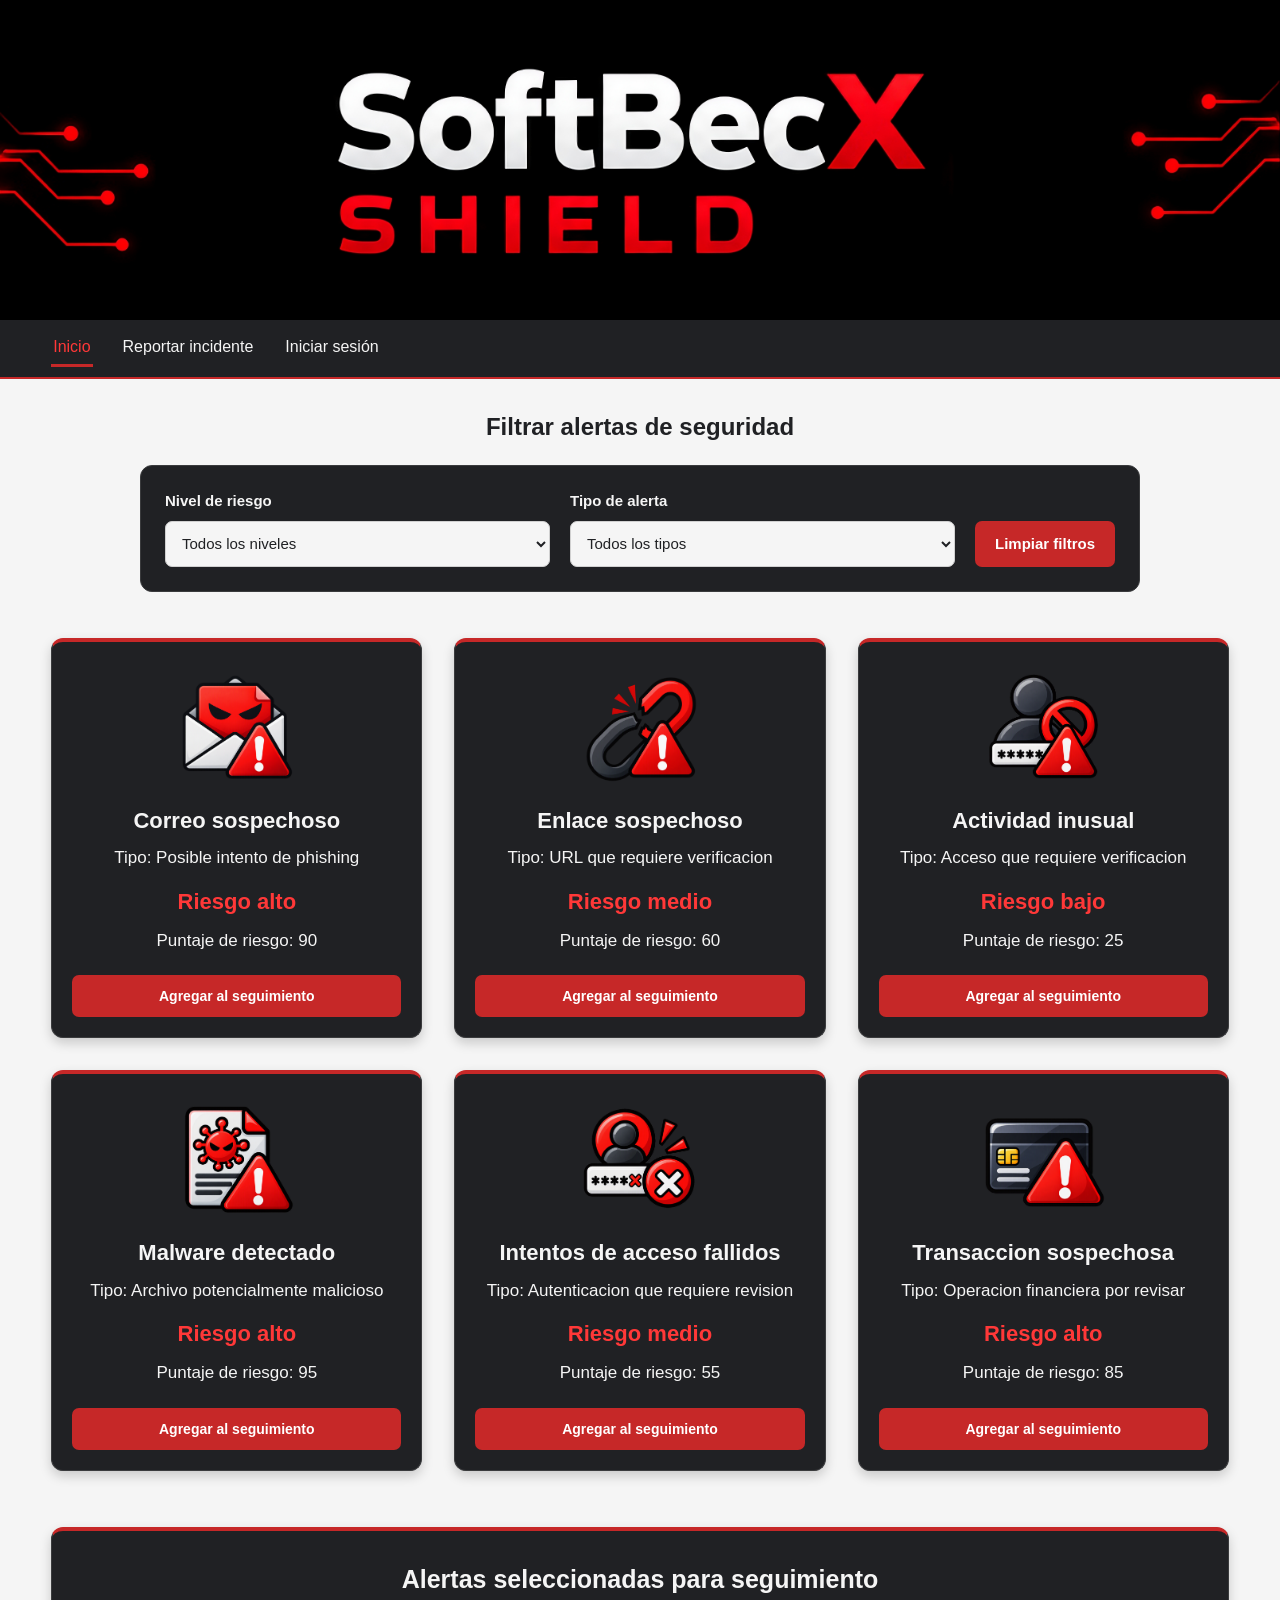
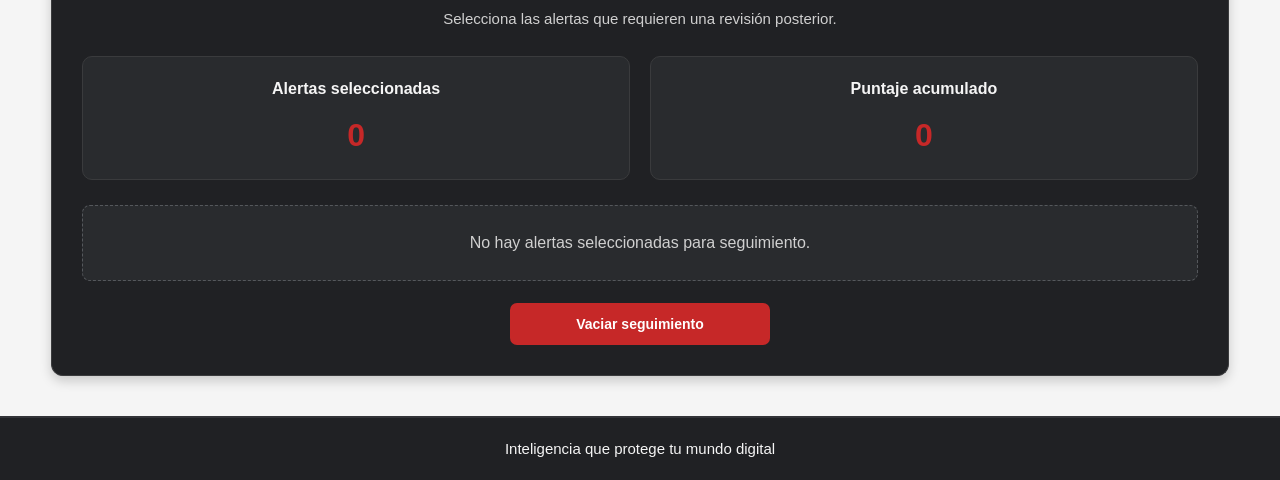
<file: index.html>
<!DOCTYPE html>
<html lang="es">
<head>
    <meta charset="UTF-8">
    <meta name="viewport" content="width=device-width, initial-scale=1.0">
    <title>SoftBecX Shield - Seguridad digital</title>
    <link rel="stylesheet" href="css/estilos.css">
</head>
<body>
    <header class="encabezado">
        <div class="banner">
            <img src="img/banner-softbecx.png" alt="SoftBecX Shield. Inteligencia que protege tu mundo digital">
        </div>

        <nav class="navegacion">
            <a class="enlace-activo" href="#Inicio">Inicio</a>
            <a href="reporte-incidente.html">Reportar incidente</a>
            <a href="login.html">Iniciar sesión</a>
        </nav>
    </header>

    <main id="Inicio">
        <section class="filtros-alertas" aria-label="Filtros de alertas">
            <h2>Filtrar alertas de seguridad</h2>

            <div class="contenedor-filtros">
                <div class="campo-filtro">
                    <label for="filtro-riesgo">Nivel de riesgo</label>
                    <select id="filtro-riesgo">
                        <option value="">Todos los niveles</option>
                        <option value="alto">Alto</option>
                        <option value="medio">Medio</option>
                        <option value="bajo">Bajo</option>
                    </select>
                </div>

                <div class="campo-filtro">
                    <label for="filtro-tipo">Tipo de alerta</label>
                    <select id="filtro-tipo">
                        <option value="">Todos los tipos</option>
                        <option value="phishing">Phishing</option>
                        <option value="url">URL</option>
                        <option value="acceso">Acceso</option>
                        <option value="malware">Malware</option>
                        <option value="transaccion">Transacción</option>
                    </select>
                </div>

                <button id="limpiar-filtros" type="button">
                    Limpiar filtros
                </button>
            </div>
        </section>

        <section id="alertas" class="catalogo" aria-label="Alertas de seguridad">
        </section>

        <section class="seguimiento-alertas" aria-label="Seguimiento de alertas">
            <div class="encabezado-seguimiento">
                <h2>Alertas seleccionadas para seguimiento</h2>
                <p>Selecciona las alertas que requieren una revisión posterior.</p>
            </div>

            <div class="resumen-seguimiento">
                <div class="dato-seguimiento">
                    <h3>Alertas seleccionadas</h3>
                    <p id="contador-alertas">0</p>
                </div>

                <div class="dato-seguimiento">
                    <h3>Puntaje acumulado</h3>
                    <p id="puntaje-acumulado">0</p>
                </div>
            </div>

            <div id="lista-seguimiento" class="lista-seguimiento">
                <p class="mensaje-seguimiento">
                    No hay alertas seleccionadas para seguimiento.
                </p>
            </div>

            <button id="vaciar-seguimiento" type="button">
                Vaciar seguimiento
            </button>
        </section>
    </main>

    <footer>
        <p>Inteligencia que protege tu mundo digital</p>
    </footer>

    <script src="js/app.js"></script>
</body>
</html>
</file>
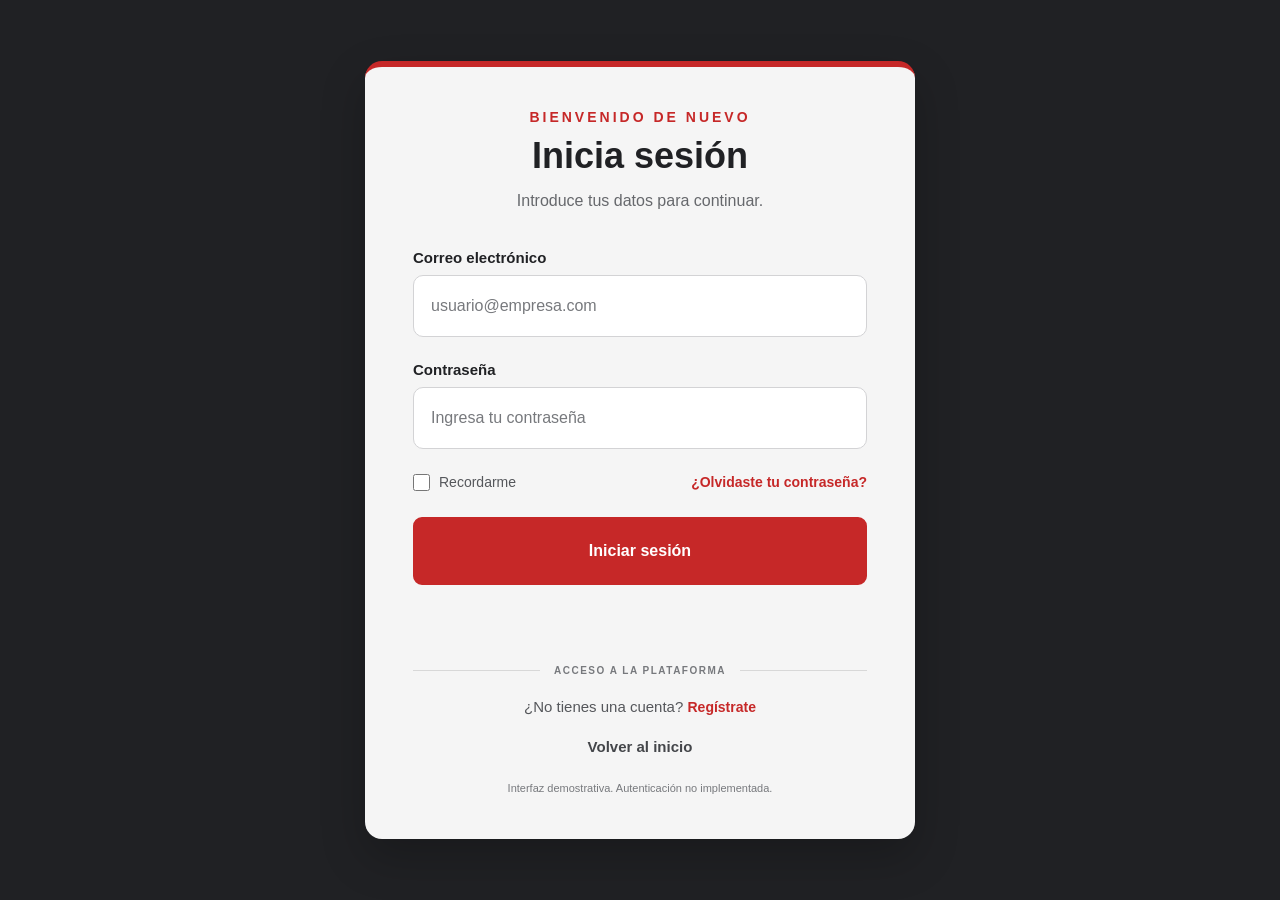
<file: login.html>
<!DOCTYPE html>
<html lang="es">

<head>
    <meta charset="UTF-8">
    <meta name="viewport" content="width=device-width, initial-scale=1.0">
    <meta name="description" content="Acceso a SoftBecX Shield, plataforma de seguridad digital empresarial.">

    <title>Iniciar sesión | SoftBecX Shield</title>

    <style>
        :root {
            --rojo: #C62828;
            --rojo-hover: #A51F1F;
            --grafito: #202124;
            --blanco-humo: #F5F5F5;
            --gris: #66686C;
            --borde: #D3D3D5;
        }

        * {
            box-sizing: border-box;
            margin: 0;
            padding: 0;
        }

        body {
            min-height: 100vh;
            display: flex;
            justify-content: center;
            align-items: center;
            padding: 25px;
            font-family: Arial, Helvetica, sans-serif;
            color: var(--grafito);
            background-color: var(--grafito);
        }

        a {
            color: inherit;
            text-decoration: none;
        }

        button,
        input {
            font: inherit;
        }

        a:focus-visible,
        button:focus-visible,
        input:focus-visible {
            outline: 3px solid var(--rojo);
            outline-offset: 4px;
        }

        .tarjeta-login {
            width: 100%;
            max-width: 550px;
            padding: 42px 48px;
            background-color: var(--blanco-humo);
            border-top: 6px solid var(--rojo);
            border-radius: 17px;
            box-shadow: 0 18px 45px rgba(0, 0, 0, 0.22);
        }

        .encabezado-tarjeta {
            margin-bottom: 35px;
            text-align: center;
        }

        .subtitulo {
            margin-bottom: 8px;
            color: var(--rojo);
            font-size: 14px;
            font-weight: 800;
            letter-spacing: 3px;
        }

        .encabezado-tarjeta h1 {
            margin-bottom: 10px;
            color: var(--grafito);
            font-size: 36px;
            line-height: 1.25;
        }

        .texto-tarjeta {
            color: var(--gris);
            font-size: 16px;
            line-height: 1.6;
        }

        .formulario {
            display: flex;
            flex-direction: column;
            gap: 24px;
        }

        .campo label {
            display: block;
            margin-bottom: 9px;
            color: var(--grafito);
            font-size: 15px;
            font-weight: 700;
        }

        .campo input {
            display: block;
            width: 100%;
            min-height: 62px;
            padding: 16px 17px;
            color: var(--grafito);
            background-color: #FFFFFF;
            border: 1px solid var(--borde);
            border-radius: 10px;
            font-size: 16px;
            transition: border-color 0.2s, box-shadow 0.2s;
        }

        .campo input::placeholder {
            color: #77797D;
        }

        .campo input:focus {
            border-color: var(--rojo);
            box-shadow: 0 0 0 3px rgba(198, 40, 40, 0.1);
            outline: none;
        }

        .opciones {
            display: flex;
            justify-content: space-between;
            align-items: center;
            flex-wrap: wrap;
            gap: 12px;
            margin-top: 1px;
        }

        .recordar {
            display: inline-flex;
            align-items: center;
            gap: 9px;
            color: #55575B;
            font-size: 14px;
            cursor: pointer;
        }

        .recordar input {
            width: 17px;
            height: 17px;
            accent-color: var(--rojo);
            cursor: pointer;
        }

        .enlace {
            color: var(--rojo);
            font-size: 14px;
            font-weight: 700;
        }

        .enlace:hover {
            color: var(--rojo-hover);
            text-decoration: underline;
        }

        .boton-login {
            display: flex;
            justify-content: center;
            align-items: center;
            width: 100%;
            min-height: 68px;
            margin-top: 2px;
            padding: 17px 22px;
            color: #FFFFFF;
            background-color: var(--rojo);
            border: 2px solid var(--rojo);
            border-radius: 9px;
            cursor: pointer;
            font-size: 16px;
            font-weight: 700;
            transition: background-color 0.2s, transform 0.2s;
        }

        .boton-login:hover {
            background-color: var(--rojo-hover);
            border-color: var(--rojo-hover);
            transform: translateY(-1px);
        }

        .mensaje-login {
            padding: 12px;
            border-radius: 8px;
            text-align: center;
            font-size: 14px;
            line-height: 1.5;
        }

        .mensaje-error {
            color: #A51F1F;
            background-color: #FCE8E8;
            border: 1px solid #E8B5B5;
        }

        .mensaje-exito {
            color: #216B38;
            background-color: #E5F4E9;
            border: 1px solid #B7DCC1;
        }

        .separador {
            display: flex;
            align-items: center;
            gap: 14px;
            margin: 32px 0 22px;
        }

        .separador span {
            height: 1px;
            flex: 1;
            background-color: #D8D8D8;
        }

        .separador p {
            color: #77797D;
            font-size: 10px;
            font-weight: 700;
            letter-spacing: 1.5px;
            white-space: nowrap;
        }

        .registro {
            margin-bottom: 23px;
            color: #55575B;
            text-align: center;
            font-size: 15px;
        }

        .volver {
            display: block;
            color: #44464A;
            text-align: center;
            font-size: 15px;
            font-weight: 700;
            transition: color 0.2s;
        }

        .volver:hover {
            color: var(--rojo);
        }

        .nota {
            margin-top: 25px;
            color: #77797D;
            text-align: center;
            font-size: 11px;
            line-height: 1.6;
        }

        @media (max-width: 600px) {
            body {
                padding: 16px;
            }

            .tarjeta-login {
                max-width: 440px;
                padding: 32px 24px;
                border-radius: 14px;
            }

            .encabezado-tarjeta {
                margin-bottom: 28px;
            }

            .subtitulo {
                font-size: 11px;
                letter-spacing: 2px;
            }

            .encabezado-tarjeta h1 {
                font-size: 30px;
            }

            .texto-tarjeta {
                font-size: 14px;
            }

            .formulario {
                gap: 20px;
            }

            .campo input {
                min-height: 54px;
                font-size: 15px;
            }

            .boton-login {
                min-height: 58px;
            }

            .opciones {
                align-items: flex-start;
            }

            .recordar,
            .enlace {
                font-size: 12px;
            }

            .separador {
                gap: 9px;
            }

            .separador p {
                font-size: 8px;
                letter-spacing: 1px;
            }
        }

        @media (max-width: 360px) {
            .tarjeta-login {
                padding: 27px 18px;
            }

            .opciones {
                flex-direction: column;
                gap: 14px;
            }

            .encabezado-tarjeta h1 {
                font-size: 27px;
            }
        }

        @media (max-height: 700px) and (min-width: 601px) {
            body {
                align-items: flex-start;
            }

            .tarjeta-login {
                margin: 15px 0;
            }
        }

        @media (prefers-reduced-motion: reduce) {
            *,
            *::before,
            *::after {
                scroll-behavior: auto !important;
                transition-duration: 0.01ms !important;
            }
        }
    </style>

    <script src="js/login.js" defer></script>
</head>

<body>

    <main class="tarjeta-login">

        <header class="encabezado-tarjeta">
            <p class="subtitulo">BIENVENIDO DE NUEVO</p>

            <h1>Inicia sesión</h1>

            <p class="texto-tarjeta">
                Introduce tus datos para continuar.
            </p>
        </header>

        <form class="formulario" action="#" method="get">

            <div class="campo">
                <label for="correo">Correo electrónico</label>

                <input
                    type="email"
                    id="correo"
                    name="correo"
                    placeholder="usuario@empresa.com"
                    autocomplete="email"
                    required
                >
            </div>

            <div class="campo">
                <label for="contrasena">Contraseña</label>

                <input
                    type="password"
                    id="contrasena"
                    name="contrasena"
                    placeholder="Ingresa tu contraseña"
                    autocomplete="current-password"
                    minlength="8"
                    required
                >
            </div>

            <div class="opciones">

                <label class="recordar">
                    <input type="checkbox" name="recordarme">
                    <span>Recordarme</span>
                </label>

                <a href="recuperar-contrasena.html" class="enlace">
                    ¿Olvidaste tu contraseña?
                </a>

            </div>

            <button type="submit" class="boton-login">
                Iniciar sesión
            </button>

            <p id="mensaje-login" class="mensaje-login" role="status" aria-live="polite"></p>

        </form>

        <div class="separador">
            <span></span>
            <p>ACCESO A LA PLATAFORMA</p>
            <span></span>
        </div>

        <p class="registro">
            ¿No tienes una cuenta?
            <a href="registro.html" class="enlace">Regístrate</a>
        </p>

        <a href="index.html" class="volver">
            Volver al inicio
        </a>

        <p class="nota">
            Interfaz demostrativa. Autenticación no implementada.
        </p>

    </main>

</body>

</html>
</file>
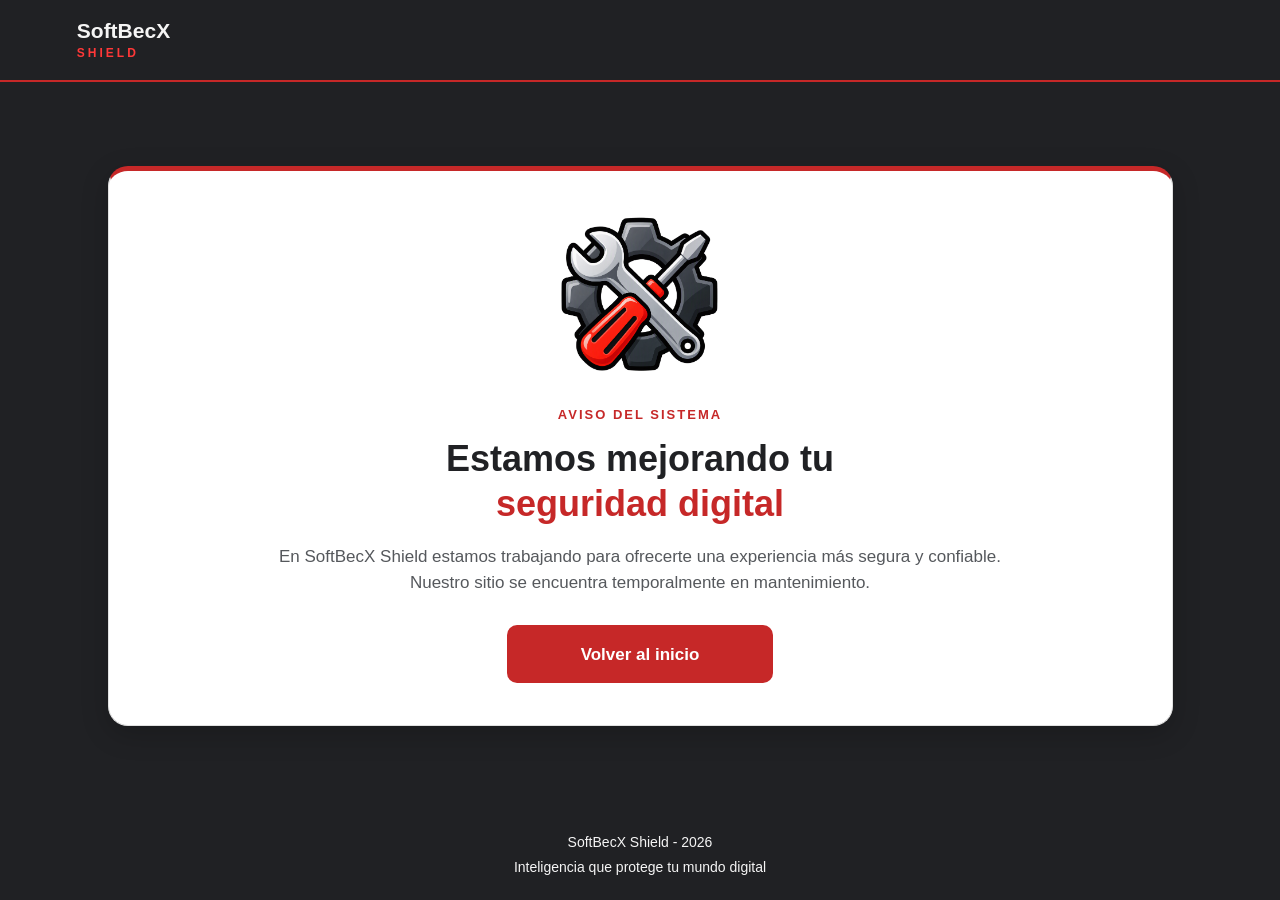
<file: mantenimiento.html>
<!DOCTYPE html>
<html lang="es">

<head>
    <meta charset="UTF-8">
    <meta name="viewport" content="width=device-width, initial-scale=1.0">
    <meta name="description" content="SoftBecX Shield está en mantenimiento para mejorar la experiencia de seguridad digital.">
    <title>Mantenimiento - SoftBecX Shield</title>
    <link rel="stylesheet" href="css/mantenimiento.css">
</head>

<body>

    <header class="encabezado-mantenimiento">

        <a class="marca" href="index.html" aria-label="Volver al inicio de SoftBecX Shield">
            <span class="marca-icono">S</span>

            <span class="marca-texto">
                <strong>SoftBecX</strong>
                <span>SHIELD</span>
            </span>
        </a>

    </header>

    <main class="contenido-mantenimiento">

        <section class="tarjeta-mantenimiento">

            <div class="ilustracion">
                <img src="img/mantenimiento.png" alt="Ilustración de mantenimiento de SoftBecX Shield">
            </div>

            <p class="etiqueta">AVISO DEL SISTEMA</p>

            <h1>
                Estamos mejorando tu
                <span>seguridad digital</span>
            </h1>

            <p class="descripcion">
                En SoftBecX Shield estamos trabajando para ofrecerte
                una experiencia más segura y confiable. Nuestro sitio
                se encuentra temporalmente en mantenimiento.
            </p>

            <a class="boton-inicio" href="index.html">
                Volver al inicio
            </a>

        </section>

    </main>

    <footer class="pie-mantenimiento">
        <p>SoftBecX Shield - 2026</p>
        <p>Inteligencia que protege tu mundo digital</p>
    </footer>

</body>

</html>
</file>
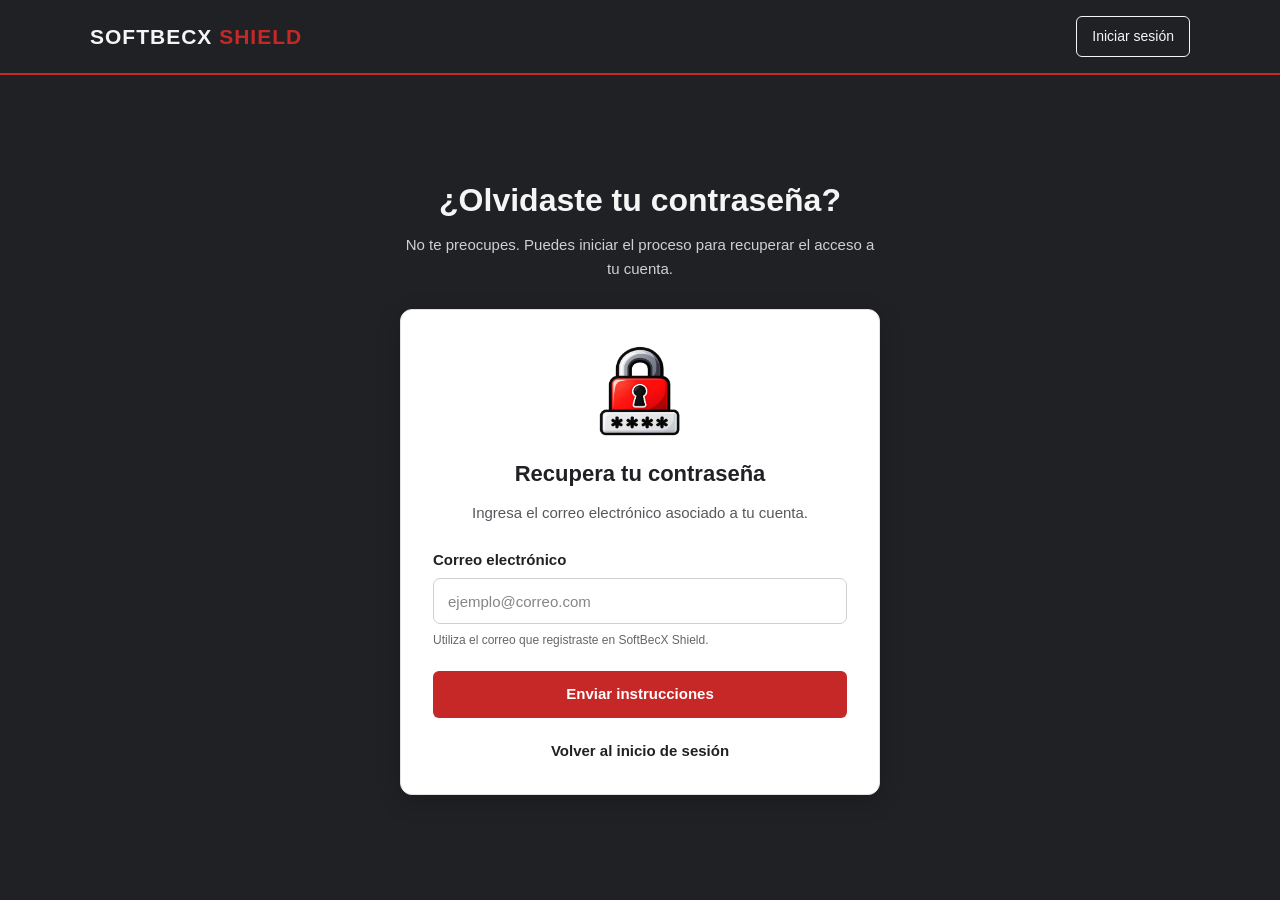
<file: recuperar-contrasena.html>
<!DOCTYPE html>
<html lang="es">

<head>
    <meta charset="UTF-8">
    <meta name="viewport" content="width=device-width, initial-scale=1.0">
    <meta name="description" content="Recupera el acceso a tu cuenta de SoftBecX Shield.">
    <title>Recuperar contraseña | SoftBecX Shield</title>
    <link rel="stylesheet" href="css/estilos.css">
</head>

<body class="pagina-recuperacion">

    <header class="encabezado-recuperacion">

        <div class="contenedor-header-recuperacion">

            <a class="logo-recuperacion" href="index.html">
                SOFTBECX <span>SHIELD</span>
            </a>

            <a class="enlace-inicio-recuperacion" href="login.html">
                Iniciar sesión
            </a>

        </div>

    </header>

    <main class="contenido-recuperacion">

        <section class="contenedor-recuperacion">

            <div class="introduccion-recuperacion">

                <h1>¿Olvidaste tu contraseña?</h1>

                <p>
                    No te preocupes. Puedes iniciar el proceso para recuperar
                    el acceso a tu cuenta.
                </p>

            </div>

            <div class="tarjeta-recuperacion">

                <div class="imagen-recuperacion">
                    <img
                        src="img/contrasena.png"
                        alt="Ilustración de recuperación de contraseña"
                    >
                </div>

                <h2>Recupera tu contraseña</h2>

                <p class="descripcion-recuperacion">
                    Ingresa el correo electrónico asociado a tu cuenta.
                </p>

                <form id="formulario-recuperacion" action="#" method="get">

                    <div class="grupo-campo-recuperacion">

                        <label for="correo">Correo electrónico</label>

                        <input
                            type="email"
                            id="correo"
                            name="correo"
                            placeholder="ejemplo@correo.com"
                            autocomplete="email"
                            required
                        >

                        <small class="ayuda-campo-recuperacion">
                            Utiliza el correo que registraste en SoftBecX Shield.
                        </small>

                    </div>

                    <button class="boton-recuperacion" type="submit">
                        Enviar instrucciones
                    </button>

                </form>

                <p
                    id="mensaje-recuperacion"
                    class="mensaje-recuperacion"
                    role="status"
                    aria-live="polite"
                ></p>

                <a class="volver-recuperacion" href="login.html">
                    Volver al inicio de sesión
                </a>

            </div>

        </section>

    </main>
    
    <script>
        const formulario = document.querySelector("#formulario-recuperacion");
        const campoCorreo = document.querySelector("#correo");
        const mensaje = document.querySelector("#mensaje-recuperacion");

        formulario.addEventListener("submit", function (evento) {
            evento.preventDefault();

            if (!campoCorreo.checkValidity()) {
                campoCorreo.reportValidity();
                return;
            }

            mensaje.textContent =
                "La recuperación real todavía no está habilitada. No se ha enviado ningún correo.";

            mensaje.style.display = "block";
        });
    </script>

</body>

</html>
</file>
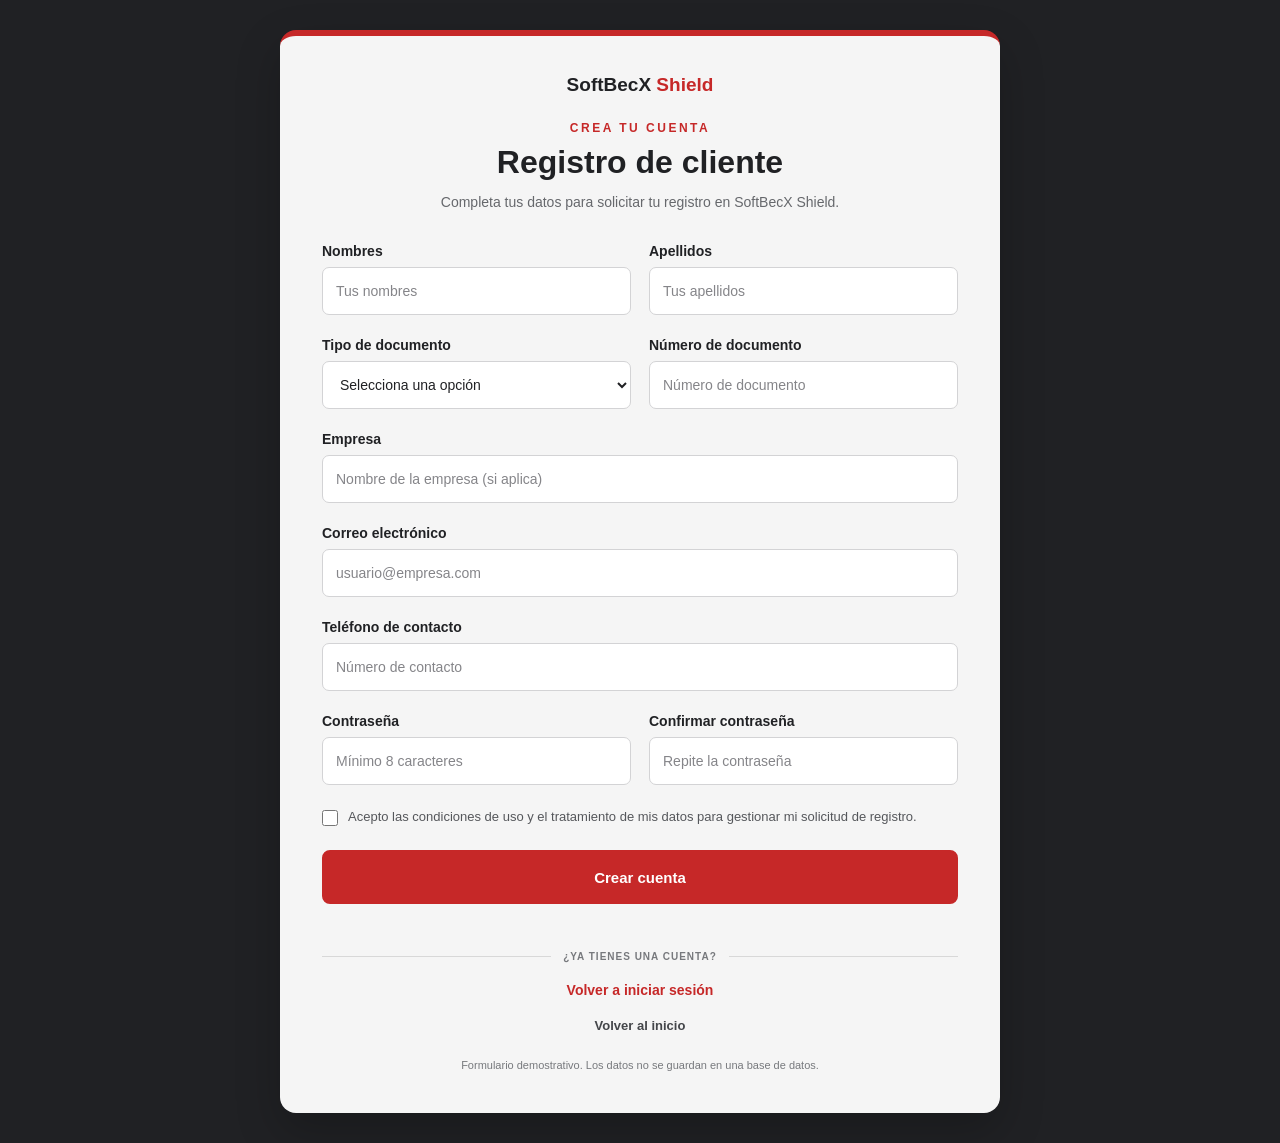
<file: registro.html>
<!DOCTYPE html>
<html lang="es">

<head>
    <meta charset="UTF-8">
    <meta name="viewport" content="width=device-width, initial-scale=1.0">
    <meta name="description" content="Registro de clientes en SoftBecX Shield.">

    <title>Registro de cliente | SoftBecX Shield</title>

    <script src="js/registro.js" defer></script>

    <style>
        :root {
            --rojo: #C62828;
            --rojo-hover: #A51F1F;
            --grafito: #202124;
            --blanco-humo: #F5F5F5;
            --gris: #66686C;
            --borde: #D3D3D5;
        }

        * {
            box-sizing: border-box;
            margin: 0;
            padding: 0;
        }

        body {
            min-height: 100vh;
            display: flex;
            justify-content: center;
            align-items: center;
            padding: 30px 18px;
            font-family: Arial, Helvetica, sans-serif;
            color: var(--grafito);
            background-color: var(--grafito);
        }

        a {
            color: inherit;
            text-decoration: none;
        }

        input,
        button,
        select {
            font: inherit;
        }

        a:focus-visible,
        button:focus-visible,
        input:focus-visible,
        select:focus-visible {
            outline: 3px solid var(--rojo);
            outline-offset: 3px;
        }

        .tarjeta-registro {
            width: 100%;
            max-width: 720px;
            padding: 38px 42px;
            background-color: var(--blanco-humo);
            border-top: 6px solid var(--rojo);
            border-radius: 16px;
            box-shadow: 0 18px 45px rgba(0, 0, 0, 0.22);
        }

        .encabezado {
            margin-bottom: 30px;
            text-align: center;
        }

        .marca {
            display: inline-block;
            margin-bottom: 25px;
            color: var(--grafito);
            font-size: 19px;
            font-weight: 800;
        }

        .marca span {
            color: var(--rojo);
        }

        .subtitulo {
            margin-bottom: 9px;
            color: var(--rojo);
            font-size: 12px;
            font-weight: 800;
            letter-spacing: 2.5px;
        }

        .encabezado h1 {
            margin-bottom: 10px;
            font-size: 32px;
        }

        .descripcion {
            color: var(--gris);
            font-size: 14px;
            line-height: 1.6;
        }

        .formulario {
            display: flex;
            flex-direction: column;
            gap: 22px;
        }

        .grupo-campos {
            display: grid;
            grid-template-columns: 1fr 1fr;
            gap: 18px;
        }

        .campo label {
            display: block;
            margin-bottom: 8px;
            font-size: 14px;
            font-weight: 700;
        }

        .campo input,
        .campo select {
            width: 100%;
            min-height: 48px;
            padding: 12px 13px;
            color: var(--grafito);
            background-color: #FFFFFF;
            border: 1px solid var(--borde);
            border-radius: 7px;
            font-size: 14px;
        }

        .campo input::placeholder {
            color: #858589;
        }

        .campo input:focus,
        .campo select:focus {
            border-color: var(--rojo);
            outline: none;
            box-shadow: 0 0 0 3px rgba(198, 40, 40, 0.1);
        }

        .terminos {
            display: flex;
            align-items: flex-start;
            gap: 10px;
            color: #55575B;
            font-size: 13px;
            line-height: 1.6;
        }

        .terminos input {
            width: 16px;
            height: 16px;
            margin-top: 3px;
            flex-shrink: 0;
            accent-color: var(--rojo);
        }

        .terminos a {
            color: var(--rojo);
            font-weight: 700;
        }

        .boton-registro {
            width: 100%;
            min-height: 54px;
            padding: 14px 20px;
            color: #FFFFFF;
            background-color: var(--rojo);
            border: 2px solid var(--rojo);
            border-radius: 8px;
            cursor: pointer;
            font-size: 15px;
            font-weight: 700;
            transition: background-color 0.2s, transform 0.2s;
        }

        .boton-registro:hover {
            background-color: var(--rojo-hover);
            border-color: var(--rojo-hover);
            transform: translateY(-1px);
        }

        .mensaje-registro {
            font-size: 13px;
            line-height: 1.6;
            text-align: center;
        }

        .mensaje-error {
            color: var(--rojo);
        }

        .mensaje-exito {
            color: #26733D;
        }

        .separador {
            display: flex;
            align-items: center;
            gap: 12px;
            margin: 25px 0 20px;
        }

        .separador span {
            height: 1px;
            flex: 1;
            background-color: #D8D8D8;
        }

        .separador p {
            color: #77797D;
            font-size: 10px;
            font-weight: 700;
            letter-spacing: 1px;
            white-space: nowrap;
        }

        .enlace-login {
            color: #55575B;
            text-align: center;
            font-size: 14px;
        }

        .enlace-login a {
            color: var(--rojo);
            font-weight: 700;
        }

        .enlace-login a:hover,
        .terminos a:hover {
            text-decoration: underline;
        }

        .volver-inicio {
            display: block;
            margin-top: 20px;
            color: #44464A;
            text-align: center;
            font-size: 13px;
            font-weight: 700;
        }

        .volver-inicio:hover {
            color: var(--rojo);
        }

        .nota {
            margin-top: 24px;
            color: #77797D;
            text-align: center;
            font-size: 11px;
            line-height: 1.6;
        }

        @media (max-width: 600px) {
            body {
                padding: 16px 12px;
                align-items: flex-start;
            }

            .tarjeta-registro {
                padding: 28px 20px;
                border-radius: 13px;
            }

            .encabezado {
                margin-bottom: 25px;
            }

            .encabezado h1 {
                font-size: 27px;
            }

            .grupo-campos {
                grid-template-columns: 1fr;
                gap: 18px;
            }

            .formulario {
                gap: 18px;
            }

            .campo input,
            .campo select {
                min-height: 48px;
            }
        }

        @media (prefers-reduced-motion: reduce) {
            *,
            *::before,
            *::after {
                scroll-behavior: auto !important;
                transition-duration: 0.01ms !important;
            }
        }
    </style>
</head>

<body>

    <main class="tarjeta-registro">

        <header class="encabezado">

            <a href="index.html" class="marca">
                SoftBecX <span>Shield</span>
            </a>

            <p class="subtitulo">CREA TU CUENTA</p>

            <h1>Registro de cliente</h1>

            <p class="descripcion">
                Completa tus datos para solicitar tu registro en SoftBecX Shield.
            </p>

        </header>

        <form class="formulario" action="#" method="get">

            <div class="grupo-campos">

                <div class="campo">
                    <label for="nombres">Nombres</label>

                    <input
                        type="text"
                        id="nombres"
                        name="nombres"
                        placeholder="Tus nombres"
                        autocomplete="given-name"
                        maxlength="80"
                        required
                    >
                </div>

                <div class="campo">
                    <label for="apellidos">Apellidos</label>

                    <input
                        type="text"
                        id="apellidos"
                        name="apellidos"
                        placeholder="Tus apellidos"
                        autocomplete="family-name"
                        maxlength="80"
                        required
                    >
                </div>

            </div>

            <div class="grupo-campos">

                <div class="campo">
                    <label for="tipo-documento">Tipo de documento</label>

                    <select
                        id="tipo-documento"
                        name="tipo_documento"
                        required
                    >
                        <option value="">Selecciona una opción</option>
                        <option value="CC">Cédula de ciudadanía</option>
                        <option value="CE">Cédula de extranjería</option>
                        <option value="PAS">Pasaporte</option>
                        <option value="NIT">NIT</option>
                    </select>
                </div>

                <div class="campo">
                    <label for="documento">Número de documento</label>

                    <input
                        type="text"
                        id="documento"
                        name="documento"
                        placeholder="Número de documento"
                        autocomplete="off"
                        maxlength="30"
                        required
                    >
                </div>

            </div>

            <div class="campo">
                <label for="empresa">Empresa</label>

                <input
                    type="text"
                    id="empresa"
                    name="empresa"
                    placeholder="Nombre de la empresa (si aplica)"
                    autocomplete="organization"
                    maxlength="120"
                >
            </div>

            <div class="campo">
                <label for="correo">Correo electrónico</label>

                <input
                        type="email"
                        id="correo"
                        name="correo"
                        placeholder="usuario@empresa.com"
                        autocomplete="email"
                        maxlength="254"
                        required
                >
            </div>

            <div class="campo">
                <label for="telefono">Teléfono de contacto</label>

                <input
                    type="tel"
                    id="telefono"
                    name="telefono"
                    placeholder="Número de contacto"
                    autocomplete="tel"
                    maxlength="20"
                    required
                >
            </div>

            <div class="grupo-campos">

                <div class="campo">
                    <label for="contrasena">Contraseña</label>

                    <input
                        type="password"
                        id="contrasena"
                        name="contrasena"
                        placeholder="Mínimo 8 caracteres"
                        autocomplete="new-password"
                        minlength="8"
                        required
                    >
                </div>

                <div class="campo">
                    <label for="confirmar-contrasena">
                        Confirmar contraseña
                    </label>

                    <input
                        type="password"
                        id="confirmar-contrasena"
                        name="confirmar_contrasena"
                        placeholder="Repite la contraseña"
                        autocomplete="new-password"
                        minlength="8"
                        required
                    >
                </div>

            </div>

            <label class="terminos">
                <input
                    type="checkbox"
                    id="aceptar-terminos"
                    name="aceptar_terminos"
                    value="si"
                    required
                >

                <span>
                    Acepto las condiciones de uso y el tratamiento de mis datos
                    para gestionar mi solicitud de registro.
                </span>
            </label>

            <button type="submit" class="boton-registro">
                Crear cuenta
            </button>

            <p
                id="mensaje-registro"
                class="mensaje-registro"
                role="status"
                aria-live="polite"
            ></p>

        </form>

        <div class="separador">
            <span></span>
            <p>¿YA TIENES UNA CUENTA?</p>
            <span></span>
        </div>

        <p class="enlace-login">
            <a href="login.html">Volver a iniciar sesión</a>
        </p>

        <a href="index.html" class="volver-inicio">
            Volver al inicio
        </a>

        <p class="nota">
            Formulario demostrativo. Los datos no se guardan en una base de datos.
        </p>

    </main>

</body>

</html>
</file>
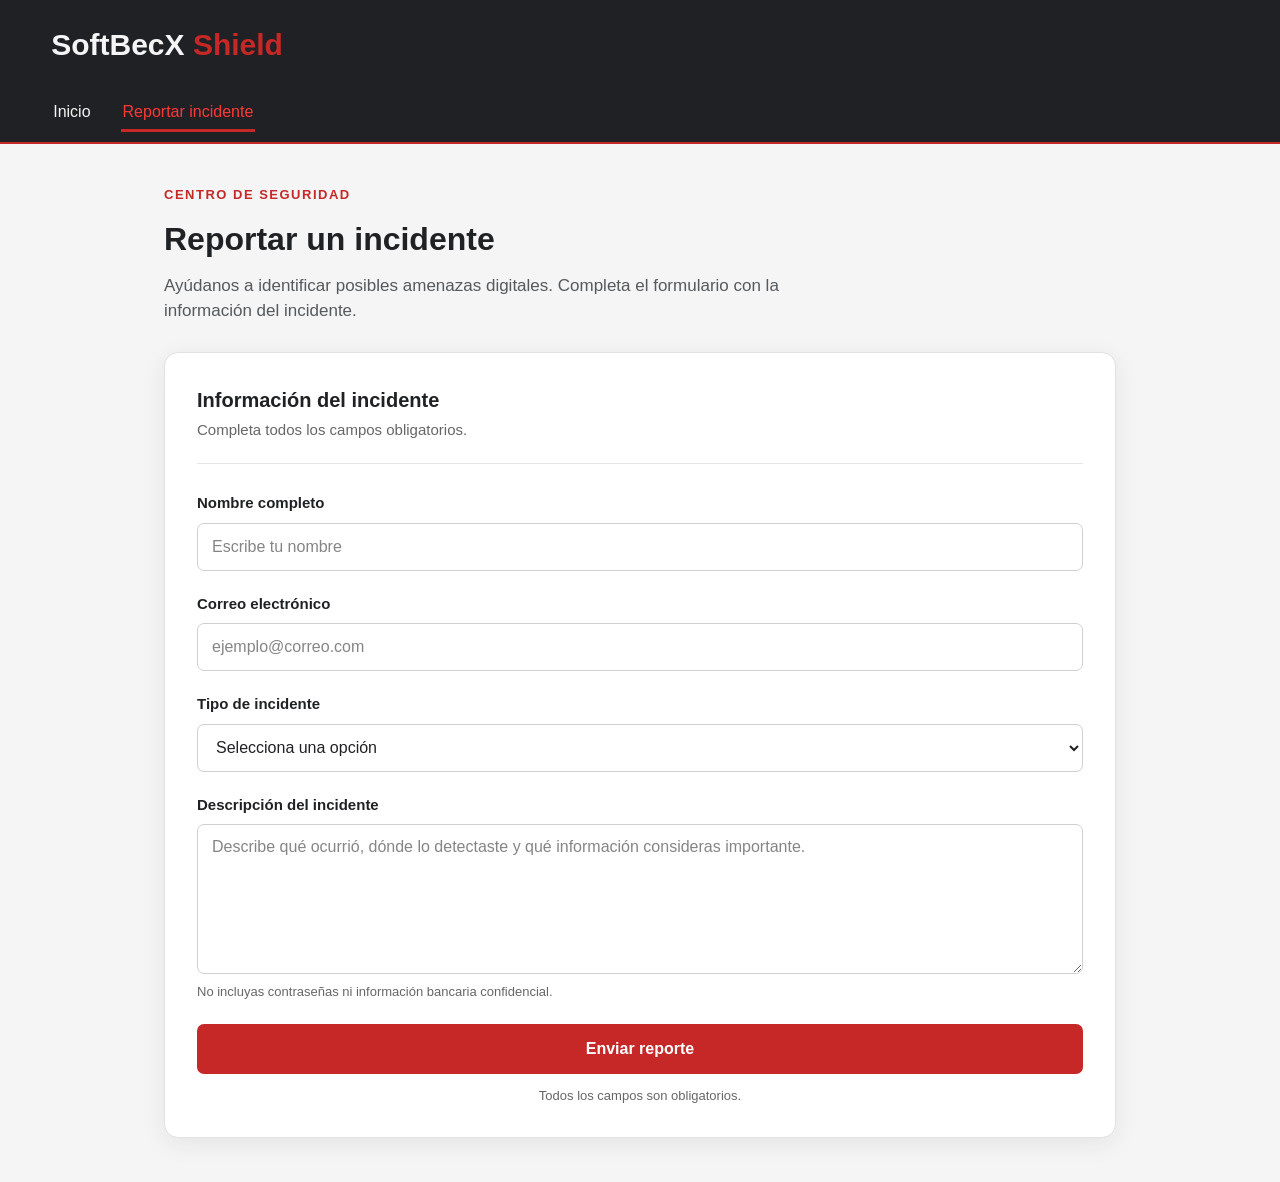
<file: reporte-incidente.html>
<!DOCTYPE html>
<html lang="es">

<head>
    <meta charset="UTF-8">
    <meta name="viewport" content="width=device-width, initial-scale=1.0">
    <title>Reportar incidente - SoftBecX Shield</title>
    <link rel="stylesheet" href="css/estilos.css">
</head>

<body>

    <header class="encabezado-reporte">

        <div class="marca-reporte">
            <h1>SoftBecX <span>Shield</span></h1>
        </div>

        <nav class="navegacion">
            <a href="index.html">Inicio</a>
            <a class="enlace-activo" href="reporte-incidente.html">
                Reportar incidente
            </a>
        </nav>

    </header>

    <main class="pagina-reporte">

        <section class="introduccion-reporte">
            <span class="etiqueta-reporte">CENTRO DE SEGURIDAD</span>

            <h2>Reportar un incidente</h2>

            <p>
                Ayúdanos a identificar posibles amenazas digitales.
                Completa el formulario con la información del incidente.
            </p>
        </section>

        <section class="tarjeta-reporte">

            <div class="encabezado-formulario">

<div>
                    <h3>Información del incidente</h3>
                    <p>Completa todos los campos obligatorios.</p>
                </div>

            </div>

            <form class="formulario-reporte" action="" method="get">

                <div class="campo-formulario">
                    <label for="nombre">Nombre completo</label>

                    <input
                        type="text"
                        id="nombre"
                        name="nombre"
                        placeholder="Escribe tu nombre"
                        autocomplete="name"
                        required
                    >
                </div>

                <div class="campo-formulario">
                    <label for="email">Correo electrónico</label>

                    <input
                        type="email"
                        id="email"
                        name="email"
                        placeholder="ejemplo@correo.com"
                        autocomplete="email"
                        required
                    >
                </div>

                <div class="campo-formulario">
                    <label for="tipo-incidente">Tipo de incidente</label>

                    <select
                        id="tipo-incidente"
                        name="tipo-incidente"
                        required
                    >
                        <option value="">Selecciona una opción</option>
                        <option value="phishing">Correo sospechoso o phishing</option>
                        <option value="url">Enlace o URL sospechosa</option>
                        <option value="acceso">Acceso o actividad inusual</option>
                        <option value="suplantacion">Suplantación de identidad</option>
                        <option value="otro">Otro incidente</option>
                    </select>
                </div>

                <div class="campo-formulario">
                    <label for="descripcion">
                        Descripción del incidente
                    </label>

                    <textarea
                        id="descripcion"
                        name="descripcion"
                        rows="6"
                        placeholder="Describe qué ocurrió, dónde lo detectaste y qué información consideras importante."
                        required
                    ></textarea>

                    <small>
                        No incluyas contraseñas ni información bancaria confidencial.
                    </small>
                </div>

                <button class="boton-enviar" type="submit">
                    Enviar reporte
                </button>

                <p class="nota-formulario">
                    Todos los campos son obligatorios.
                </p>

            </form>

        </section>

    </main>
</body>

</html>
</file>
<file: css/estilos.css>
* {
    box-sizing: border-box;
}

html {
    scroll-behavior: smooth;
}

body {
    margin: 0;
    font-family: Arial, Helvetica, sans-serif;
    background: #F5F5F5;
    color: #202124;
    line-height: 1.5;
}

.encabezado {
    width: 100%;
    background: #202124;
}

.banner {
    width: 100%;
    background: #202124;
}

.banner > img {
    display: block;
    width: 100%;
    height: auto;
}

.encabezado-reporte {
    width: 100%;
    background: #202124;
}

.marca-reporte {
    padding: 22px 4% 18px;
}

.marca-reporte h1 {
    margin: 0;
    color: #F5F5F5;
    font-size: 30px;
}

.marca-reporte h1 span {
    color: #C62828;
}

.marca-reporte p {
    margin: 5px 0 0;
    color: #DADADA;
    font-size: 15px;
}

.navegacion {
    display: flex;
    align-items: center;
    flex-wrap: wrap;
    gap: 28px;
    width: 100%;
    padding: 10px 4%;
    background: #202124;
    border-bottom: 2px solid #C62828;
}

.navegacion a {
    display: inline-block;
    padding: 5px 2px;
    color: #F5F5F5;
    text-decoration: none;
    font-size: 16px;
    border-bottom: 3px solid transparent;
}

.navegacion a:hover,
.navegacion a.enlace-activo {
    color: #FF3838;
    border-bottom-color: #C62828;
}

.filtros-alertas {
    width: 100%;
    padding: 30px 4% 10px;
    background: #F5F5F5;
}

.filtros-alertas h2 {
    margin: 0 0 20px;
    color: #202124;
    font-size: 24px;
    text-align: center;
}

.contenedor-filtros {
    display: flex;
    align-items: flex-end;
    justify-content: center;
    flex-wrap: wrap;
    gap: 20px;
    width: 100%;
    max-width: 1000px;
    margin: 0 auto;
    padding: 24px;
    background: #202124;
    border: 1px solid #3A3B3D;
    border-radius: 12px;
}

.campo-filtro {
    display: flex;
    flex-direction: column;
    gap: 8px;
    flex: 1;
    min-width: 180px;
}

.campo-filtro label {
    color: #F5F5F5;
    font-size: 15px;
    font-weight: bold;
}

.campo-filtro select {
    width: 100%;
    min-height: 46px;
    padding: 10px 12px;
    color: #202124;
    background: #F5F5F5;
    border: 1px solid #D0D0D0;
    border-radius: 7px;
    font-family: Arial, Helvetica, sans-serif;
    font-size: 15px;
    cursor: pointer;
}

.campo-filtro select:focus {
    outline: 2px solid #C62828;
    outline-offset: 2px;
}

#limpiar-filtros {
    min-height: 46px;
    padding: 11px 20px;
    color: #FFFFFF;
    background: #C62828;
    border: none;
    border-radius: 7px;
    font-family: Arial, Helvetica, sans-serif;
    font-size: 15px;
    font-weight: bold;
    cursor: pointer;
    transition: background 0.2s ease;
}

#limpiar-filtros:hover {
    background: #A61F1F;
}

#limpiar-filtros:focus-visible {
    outline: 3px solid #F5F5F5;
    outline-offset: 3px;
}

.oculto {
    display: none;
}

.catalogo {
    display: grid;
    grid-template-columns: repeat(3, minmax(0, 1fr));
    justify-content: center;
    align-items: stretch;
    gap: 32px;
    padding: 36px 4%;
    background: #F5F5F5;
}

.producto {
    width: 100%;
    max-width: none;
    min-width: 0;
    padding: 24px 20px 20px;
    text-align: center;
    color: #F5F5F5;
    background: #202124;
    border: 1px solid #3A3B3D;
    border-top: 4px solid #C62828;
    border-radius: 12px;
    box-shadow: 0 5px 12px rgba(0, 0, 0, 0.18);
    transition: transform 0.2s ease, box-shadow 0.2s ease;
}

.producto:hover {
    transform: translateY(-4px);
    box-shadow: 0 9px 18px rgba(0, 0, 0, 0.22);
}

.producto img {
    display: block;
    width: 150px;
    height: 125px;
    max-width: 100%;
    object-fit: contain;
    margin: 0 auto 16px;
}

.producto h2 {
    margin: 0 0 10px;
    font-size: 22px;
    line-height: 1.3;
    overflow-wrap: break-word;
}

.producto p {
    margin: 10px 0;
    font-size: 17px;
}

.producto .nivel-riesgo {
    margin-top: 14px;
    color: #FF3838;
    font-size: 22px;
    font-weight: bold;
}

.pagina-reporte {
    width: 100%;
    max-width: 1000px;
    margin: 0 auto;
    padding: 38px 24px 44px;
}

.introduccion-reporte {
    margin-bottom: 28px;
}

.etiqueta-reporte {
    display: inline-block;
    margin-bottom: 10px;
    color: #C62828;
    font-size: 13px;
    font-weight: bold;
    letter-spacing: 1.5px;
}

.introduccion-reporte h2 {
    margin: 0 0 10px;
    color: #202124;
    font-size: 32px;
}

.introduccion-reporte p {
    max-width: 700px;
    margin: 0;
    color: #55585C;
    font-size: 17px;
}

.tarjeta-reporte {
    padding: 32px;
    background: #FFFFFF;
    border: 1px solid #E1E1E1;
    border-radius: 14px;
    box-shadow: 0 6px 24px rgba(32, 33, 36, 0.08);
}

.encabezado-formulario {
    display: flex;
    align-items: center;
    gap: 16px;
    margin-bottom: 28px;
    padding-bottom: 22px;
    border-bottom: 1px solid #E5E5E5;
}

.simbolo-reporte {
    display: flex;
    flex-shrink: 0;
    align-items: center;
    justify-content: center;
    width: 48px;
    height: 48px;
    background: #FCEAEA;
    color: #C62828;
    border-radius: 12px;
    font-size: 28px;
    font-weight: bold;
}

.encabezado-formulario h3 {
    margin: 0 0 4px;
    color: #202124;
    font-size: 20px;
}

.encabezado-formulario p {
    margin: 0;
    color: #666666;
    font-size: 15px;
}

.formulario-reporte {
    display: flex;
    flex-direction: column;
    gap: 22px;
}

.campo-formulario {
    display: flex;
    flex-direction: column;
    gap: 8px;
}

.campo-formulario label {
    color: #202124;
    font-size: 15px;
    font-weight: bold;
}

.campo-formulario input,
.campo-formulario select,
.campo-formulario textarea {
    width: 100%;
    max-width: 100%;
    min-width: 0;
    padding: 13px 14px;
    font-family: Arial, Helvetica, sans-serif;
    font-size: 16px;
    color: #202124;
    background: #FFFFFF;
    border: 1px solid #D0D0D0;
    border-radius: 7px;
}

.campo-formulario input,
.campo-formulario select {
    min-height: 48px;
}

.campo-formulario textarea {
    min-height: 150px;
    resize: vertical;
}

.campo-formulario input::placeholder,
.campo-formulario textarea::placeholder {
    color: #858585;
}

.campo-formulario input:focus,
.campo-formulario select:focus,
.campo-formulario textarea:focus {
    outline: 2px solid #C62828;
    outline-offset: 1px;
    border-color: #C62828;
}

.campo-formulario small {
    color: #666666;
    font-size: 13px;
}

.boton-enviar {
    width: 100%;
    min-height: 50px;
    padding: 13px 20px;
    background: #C62828;
    color: #FFFFFF;
    border: none;
    border-radius: 7px;
    font-family: Arial, Helvetica, sans-serif;
    font-size: 16px;
    font-weight: bold;
    cursor: pointer;
    transition: background 0.2s ease;
}

.boton-enviar:hover {
    background: #A61F1F;
}

.boton-enviar:focus-visible,
.navegacion a:focus-visible {
    outline: 3px solid #C62828;
    outline-offset: 3px;
}

.nota-formulario {
    margin: -10px 0 0;
    color: #666666;
    font-size: 13px;
    text-align: center;
}

.aviso-seguridad {
    display: flex;
    align-items: center;
    gap: 14px;
    margin-top: 22px;
    padding: 18px 20px;
    background: #FFFFFF;
    border-left: 4px solid #C62828;
    border-radius: 6px;
}

.aviso-seguridad span {
    font-size: 25px;
}

.aviso-seguridad p {
    margin: 0;
    color: #55585C;
    font-size: 14px;
}

.aviso-seguridad strong {
    color: #202124;
}

.pagina-recuperacion {
    display: flex;
    flex-direction: column;
    min-height: 100vh;
    min-height: 100dvh;
    margin: 0;
    font-family: Arial, Helvetica, sans-serif;
    background: #202124;
    color: #F5F5F5;
    line-height: 1.5;
}

.encabezado-recuperacion {
    width: 100%;
    padding: 16px 24px;
    background: #202124;
    border-bottom: 2px solid #C62828;
}

.contenedor-header-recuperacion {
    display: flex;
    align-items: center;
    justify-content: space-between;
    gap: 16px;
    width: 100%;
    max-width: 1100px;
    margin: 0 auto;
}

.logo-recuperacion {
    color: #F5F5F5;
    font-family: Arial, Helvetica, sans-serif;
    font-size: 21px;
    font-weight: bold;
    letter-spacing: 1px;
    text-decoration: none;
}

.logo-recuperacion span {
    color: #C62828;
}

.enlace-inicio-recuperacion {
    display: inline-block;
    padding: 9px 15px;
    color: #F5F5F5;
    background: transparent;
    border: 1px solid #F5F5F5;
    border-radius: 6px;
    font-family: Arial, Helvetica, sans-serif;
    font-size: 14px;
    text-decoration: none;
    transition: background 0.2s ease;
}

.enlace-inicio-recuperacion:hover {
    background: #C62828;
    border-color: #C62828;
}

.contenido-recuperacion {
    display: flex;
    flex: 1;
    align-items: center;
    justify-content: center;
    width: 100%;
    padding: 36px 20px;
}

.contenedor-recuperacion {
    width: 100%;
    max-width: 480px;
    min-width: 0;
    margin: 0 auto;
}

.introduccion-recuperacion {
    margin-bottom: 28px;
    text-align: center;
}

.introduccion-recuperacion h1 {
    margin: 0 0 12px;
    color: #F5F5F5;
    font-family: Arial, Helvetica, sans-serif;
    font-size: 32px;
    font-weight: bold;
    line-height: 1.3;
}

.introduccion-recuperacion p {
    margin: 0;
    color: #D0D0D0;
    font-family: Arial, Helvetica, sans-serif;
    font-size: 15px;
    line-height: 1.6;
}

.tarjeta-recuperacion {
    width: 100%;
    min-width: 0;
    padding: 32px;
    color: #202124;
    background: #FFFFFF;
    border: 1px solid #E1E1E1;
    border-radius: 12px;
    box-shadow: 0 6px 24px rgba(0, 0, 0, 0.18);
    font-family: Arial, Helvetica, sans-serif;
}

.imagen-recuperacion {
    display: flex;
    align-items: center;
    justify-content: center;
    width: 100px;
    height: 100px;
    margin: 0 auto 18px;
}

.imagen-recuperacion img {
    display: block;
    max-width: 100%;
    max-height: 100%;
    width: 100%;
    height: 100%;
    object-fit: contain;
}

.tarjeta-recuperacion h2 {
    margin: 0 0 12px;
    color: #202124;
    font-family: Arial, Helvetica, sans-serif;
    font-size: 22px;
    font-weight: bold;
    line-height: 1.3;
    text-align: center;
}

.descripcion-recuperacion {
    margin: 0 0 24px;
    color: #55585C;
    font-family: Arial, Helvetica, sans-serif;
    font-size: 15px;
    line-height: 1.6;
    text-align: center;
}

#formulario-recuperacion {
    display: flex;
    flex-direction: column;
    width: 100%;
    min-width: 0;
    margin: 0;
}

.grupo-campo-recuperacion {
    display: flex;
    flex-direction: column;
    gap: 7px;
    width: 100%;
    min-width: 0;
    margin: 0 0 22px;
}

.grupo-campo-recuperacion label {
    display: block;
    margin: 0;
    color: #202124;
    font-family: Arial, Helvetica, sans-serif;
    font-size: 15px;
    font-weight: bold;
    line-height: 1.5;
}

.grupo-campo-recuperacion input {
    display: block;
    width: 100%;
    max-width: 100%;
    min-width: 0;
    height: 46px;
    min-height: 46px;
    margin: 0;
    padding: 10px 14px;
    color: #202124;
    background: #FFFFFF;
    border: 1px solid #D0D0D0;
    border-radius: 7px;
    font-family: Arial, Helvetica, sans-serif;
    font-size: 15px;
    font-weight: normal;
    line-height: 1.5;
    appearance: none;
}

.grupo-campo-recuperacion input::placeholder {
    color: #858585;
    opacity: 1;
}

.grupo-campo-recuperacion input:focus {
    outline: 2px solid #C62828;
    outline-offset: 1px;
    border-color: #C62828;
}

.ayuda-campo-recuperacion {
    display: block;
    margin: 0;
    color: #666666;
    font-family: Arial, Helvetica, sans-serif;
    font-size: 12px;
    font-weight: normal;
    line-height: 1.5;
}

.boton-recuperacion {
    display: block;
    width: 100%;
    min-height: 46px;
    margin: 0;
    padding: 12px 18px;
    color: #FFFFFF;
    background: #C62828;
    border: none;
    border-radius: 6px;
    font-family: Arial, Helvetica, sans-serif;
    font-size: 15px;
    font-weight: bold;
    line-height: 1.5;
    cursor: pointer;
    transition: background 0.2s ease;
}

.boton-recuperacion:hover {
    background: #A61F1F;
}

.mensaje-recuperacion {
    display: none;
    margin: 18px 0 0;
    padding: 12px;
    color: #7D1B1B;
    background: #FBE9E9;
    border: 1px solid #E8BABA;
    border-radius: 6px;
    font-family: Arial, Helvetica, sans-serif;
    font-size: 13px;
    line-height: 1.5;
}

.volver-recuperacion {
    display: block;
    margin-top: 22px;
    color: #202124;
    font-family: Arial, Helvetica, sans-serif;
    font-size: 15px;
    font-weight: bold;
    line-height: 1.5;
    text-align: center;
    text-decoration: none;
}

.volver-recuperacion:hover {
    color: #C62828;
    text-decoration: underline;
}

.enlace-inicio-recuperacion:focus-visible,
.boton-recuperacion:focus-visible,
.volver-recuperacion:focus-visible {
    outline: 3px solid #C62828;
    outline-offset: 3px;
}

.pie-recuperacion {
    padding: 16px 20px;
    color: #F5F5F5;
    background: #202124;
    border-top: none;
    font-family: Arial, Helvetica, sans-serif;
    text-align: center;
}

.pie-recuperacion p {
    margin: 4px 0;
    font-size: 14px;
}

.pie-recuperacion p + p {
    color: #D0D0D0;
}

footer {
    padding: 16px 20px;
    text-align: center;
    background: #202124;
    color: #F5F5F5;
    border-top: 2px solid #333438;
}

footer p {
    margin: 4px 0;
    font-size: 15px;
}

@media (max-width: 900px) {
    .catalogo {
        grid-template-columns: repeat(2, minmax(0, 1fr));
        gap: 24px;
        padding: 28px 4%;
    }
}

@media (max-width: 700px) {
    .navegacion {
        gap: 18px;
        padding: 10px 16px;
    }

    .navegacion a {
        font-size: 14px;
    }

    .filtros-alertas {
        padding: 24px 16px 8px;
    }

    .filtros-alertas h2 {
        font-size: 21px;
    }

    .contenedor-filtros {
        gap: 16px;
        padding: 18px;
    }

    .campo-filtro {
        min-width: 100%;
    }

    #limpiar-filtros {
        width: 100%;
    }

    .catalogo {
        gap: 20px;
        padding: 24px 16px;
    }

    .marca-reporte {
        padding: 18px 16px;
    }

    .marca-reporte h1 {
        font-size: 25px;
    }

    .pagina-reporte {
        padding: 28px 16px 32px;
    }

    .introduccion-reporte h2 {
        font-size: 27px;
    }

    .introduccion-reporte p {
        font-size: 15px;
    }

    .tarjeta-reporte {
        padding: 22px 18px;
    }

    .encabezado-formulario {
        gap: 12px;
    }

    .encabezado-formulario h3 {
        font-size: 19px;
    }

    .formulario-reporte {
        gap: 18px;
    }

    .aviso-seguridad {
        align-items: flex-start;
        padding: 16px;
    }
}

@media (max-width: 600px) {
    .catalogo {
        grid-template-columns: 1fr;
    }

    .producto {
        max-width: 420px;
        justify-self: center;
    }
}

@media (max-width: 500px) {
    .encabezado-recuperacion {
        padding: 14px 16px;
    }

    .logo-recuperacion {
        font-size: 17px;
    }

    .enlace-inicio-recuperacion {
        padding: 8px 10px;
        font-size: 13px;
    }

    .contenido-recuperacion {
        padding: 28px 16px;
    }

    .introduccion-recuperacion h1 {
        font-size: 27px;
    }

    .introduccion-recuperacion p {
        font-size: 14px;
    }

    .tarjeta-recuperacion {
        padding: 26px 20px;
    }

    .imagen-recuperacion {
        width: 85px;
        height: 85px;
        margin-bottom: 16px;
    }

    .tarjeta-recuperacion h2 {
        font-size: 20px;
    }

    .descripcion-recuperacion {
        font-size: 14px;
    }

    .pie-recuperacion p {
        font-size: 12px;
    }
}

@media (max-height: 750px) and (min-width: 501px) {
    .contenido-recuperacion {
        padding-top: 20px;
        padding-bottom: 20px;
    }

    .introduccion-recuperacion {
        margin-bottom: 18px;
    }

    .introduccion-recuperacion h1 {
        font-size: 28px;
    }

    .tarjeta-recuperacion {
        padding: 24px 32px;
    }

    .imagen-recuperacion {
        width: 70px;
        height: 70px;
        margin-bottom: 12px;
    }

    .descripcion-recuperacion {
        margin-bottom: 18px;
    }
}

@media (prefers-reduced-motion: reduce) {
    html {
        scroll-behavior: auto;
    }

    .producto,
    .boton-enviar,
    .enlace-inicio-recuperacion,
    .boton-recuperacion,
    #limpiar-filtros {
        transition: none;
    }
}

@media (max-width: 380px) {
    .producto {
        padding: 22px 16px 18px;
    }

    .producto h2 {
        font-size: 20px;
    }

    .producto p {
        font-size: 15px;
    }

    .producto .nivel-riesgo {
        font-size: 20px;
    }
}

/* Estilos del seguimiento de alertas */

.seguimiento-alertas {
    width: 92%;
    max-width: 1200px;
    margin: 20px auto 40px;
    padding: 30px;
    background: #202124;
    color: #F5F5F5;
    border: 1px solid #3A3B3D;
    border-top: 4px solid #C62828;
    border-radius: 12px;
    box-shadow: 0 5px 12px rgba(0, 0, 0, 0.18);
}

.encabezado-seguimiento {
    margin-bottom: 25px;
    text-align: center;
}

.encabezado-seguimiento h2 {
    margin: 0 0 10px;
    font-size: 25px;
}

.encabezado-seguimiento p {
    margin: 0;
    color: #D0D0D0;
    font-size: 15px;
}

.resumen-seguimiento {
    display: grid;
    grid-template-columns: repeat(2, minmax(0, 1fr));
    gap: 20px;
    margin-bottom: 25px;
}

.dato-seguimiento {
    padding: 20px;
    background: #292B2E;
    border: 1px solid #3A3B3D;
    border-radius: 10px;
    text-align: center;
}

.dato-seguimiento h3 {
    margin: 0 0 10px;
    color: #F5F5F5;
    font-size: 16px;
}

.dato-seguimiento p {
    margin: 0;
    color: #C62828;
    font-size: 32px;
    font-weight: bold;
}

.lista-seguimiento {
    display: flex;
    flex-direction: column;
    gap: 14px;
    margin-bottom: 22px;
}

.mensaje-seguimiento {
    margin: 0;
    padding: 25px 15px;
    color: #D0D0D0;
    background: #292B2E;
    border: 1px dashed #55585C;
    border-radius: 8px;
    text-align: center;
}

.elemento-seguimiento {
    display: flex;
    align-items: center;
    justify-content: space-between;
    gap: 20px;
    padding: 18px;
    background: #292B2E;
    border: 1px solid #3A3B3D;
    border-left: 4px solid #C62828;
    border-radius: 8px;
}

.informacion-seguimiento {
    min-width: 0;
}

.informacion-seguimiento h3 {
    margin: 0 0 8px;
    color: #F5F5F5;
    font-size: 18px;
}

.informacion-seguimiento p {
    margin: 4px 0;
    color: #D0D0D0;
    font-size: 14px;
}

.boton-agregar,
.boton-retirar,
#vaciar-seguimiento {
    min-height: 42px;
    padding: 10px 16px;
    color: #FFFFFF;
    background: #C62828;
    border: none;
    border-radius: 7px;
    font-family: Arial, Helvetica, sans-serif;
    font-size: 14px;
    font-weight: bold;
    cursor: pointer;
    transition: background 0.2s ease;
}

.boton-agregar {
    width: 100%;
    margin-top: 12px;
}

.boton-agregar:hover,
.boton-retirar:hover,
#vaciar-seguimiento:hover {
    background: #A61F1F;
}

.boton-agregar:focus-visible,
.boton-retirar:focus-visible,
#vaciar-seguimiento:focus-visible {
    outline: 3px solid #69DCFF;
    outline-offset: 3px;
}

#vaciar-seguimiento {
    display: block;
    width: 100%;
    max-width: 260px;
    margin: 0 auto;
}

.boton-retirar {
    flex-shrink: 0;
}

@media (max-width: 700px) {
    .seguimiento-alertas {
        width: calc(100% - 32px);
        padding: 22px 16px;
    }

    .encabezado-seguimiento h2 {
        font-size: 21px;
    }

    .resumen-seguimiento {
        gap: 12px;
    }

    .dato-seguimiento {
        padding: 16px 10px;
    }

    .dato-seguimiento h3 {
        font-size: 14px;
    }

    .dato-seguimiento p {
        font-size: 27px;
    }

    .elemento-seguimiento {
        align-items: flex-start;
        flex-direction: column;
        gap: 14px;
    }

    .boton-retirar {
        width: 100%;
    }
}

@media (max-width: 380px) {
    .resumen-seguimiento {
        grid-template-columns: 1fr;
    }

    .encabezado-seguimiento h2 {
        font-size: 19px;
    }
}
</file>
<file: css/mantenimiento.css>
* {
    box-sizing: border-box;
}

html {
    min-height: 100%;
}

body {
    display: flex;
    flex-direction: column;
    min-height: 100vh;
    min-height: 100dvh;
    margin: 0;
    font-family: Arial, Helvetica, sans-serif;
    background: #202124;
    color: #202124;
    line-height: 1.5;
}

.encabezado-mantenimiento {
    display: flex;
    align-items: center;
    min-height: 82px;
    padding: 14px 6%;
    background: #202124;
    border-bottom: 2px solid #C62828;
}

.marca {
    display: inline-flex;
    align-items: center;
    gap: 12px;
    color: #F5F5F5;
    text-decoration: none;
}

.marca-icono {
    display: none;
}

.marca-texto {
    display: flex;
    flex-direction: column;
    line-height: 1.15;
}

.marca-texto strong {
    font-size: 21px;
}

.marca-texto > span {
    margin-top: 4px;
    color: #FF3838;
    font-size: 12px;
    font-weight: bold;
    letter-spacing: 3px;
}

.contenido-mantenimiento {
    display: flex;
    flex: 1;
    align-items: center;
    justify-content: center;
    padding: 24px;
}

.tarjeta-mantenimiento {
    width: 100%;
    max-width: 1065px;
    padding: 36px 48px 42px;
    text-align: center;
    background: #FFFFFF;
    border: 1px solid #E1E1E1;
    border-top: 5px solid #C62828;
    border-radius: 20px;
    box-shadow: 0 8px 28px rgba(0, 0, 0, 0.2);
}

.ilustracion {
    display: flex;
    align-items: center;
    justify-content: center;
    width: 180px;
    height: 180px;
    margin: 0 auto 18px;
}

.ilustracion img {
    display: block;
    width: 100%;
    height: 100%;
    object-fit: contain;
}

.etiqueta {
    margin: 0 0 12px;
    color: #C62828;
    font-size: 13px;
    font-weight: bold;
    letter-spacing: 2px;
}

.tarjeta-mantenimiento h1 {
    max-width: 650px;
    margin: 0 auto 18px;
    color: #202124;
    font-size: 36px;
    line-height: 1.25;
}

.tarjeta-mantenimiento h1 span {
    display: block;
    color: #C62828;
}

.descripcion {
    max-width: 750px;
    margin: 0 auto 30px;
    color: #55585C;
    font-size: 17px;
}

.boton-inicio {
    display: flex;
    align-items: center;
    justify-content: center;
    width: 266px;
    min-height: 58px;
    margin: 0 auto;
    padding: 15px 24px;
    background: #C62828;
    color: #FFFFFF;
    border-radius: 10px;
    text-align: center;
    text-decoration: none;
    font-size: 17px;
    font-weight: bold;
    transition: background 0.2s ease;
}

.boton-inicio:hover {
    background: #A61F1F;
}

.boton-inicio:focus-visible,
.marca:focus-visible {
    outline: 3px solid #C62828;
    outline-offset: 4px;
}

.pie-mantenimiento {
    padding: 18px 20px;
    text-align: center;
    background: #202124;
    color: #F5F5F5;
    border-top: none;
}

.pie-mantenimiento p {
    margin: 4px 0;
    font-size: 14px;
}

@media (max-width: 600px) {
    .encabezado-mantenimiento {
        min-height: 72px;
        padding: 12px 20px;
    }

    .marca-texto strong {
        font-size: 19px;
    }

    .contenido-mantenimiento {
        padding: 20px 16px;
    }

    .tarjeta-mantenimiento {
        padding: 28px 20px 32px;
        border-radius: 14px;
    }

    .ilustracion {
        width: 145px;
        height: 145px;
        margin-bottom: 16px;
    }

    .tarjeta-mantenimiento h1 {
        font-size: 28px;
    }

    .descripcion {
        margin-bottom: 24px;
        font-size: 15px;
    }

    .boton-inicio {
        width: 100%;
        min-height: 52px;
    }

    .pie-mantenimiento p {
        font-size: 13px;
    }
}

@media (max-height: 750px) and (min-width: 601px) {
    .contenido-mantenimiento {
        padding-top: 12px;
        padding-bottom: 12px;
    }

    .tarjeta-mantenimiento {
        padding-top: 20px;
        padding-bottom: 24px;
    }

    .ilustracion {
        width: 125px;
        height: 125px;
        margin-bottom: 10px;
    }

    .tarjeta-mantenimiento h1 {
        margin-bottom: 12px;
        font-size: 32px;
    }

    .descripcion {
        margin-bottom: 20px;
    }
}

@media (prefers-reduced-motion: reduce) {
    .boton-inicio {
        transition: none;
    }
}
</file>
